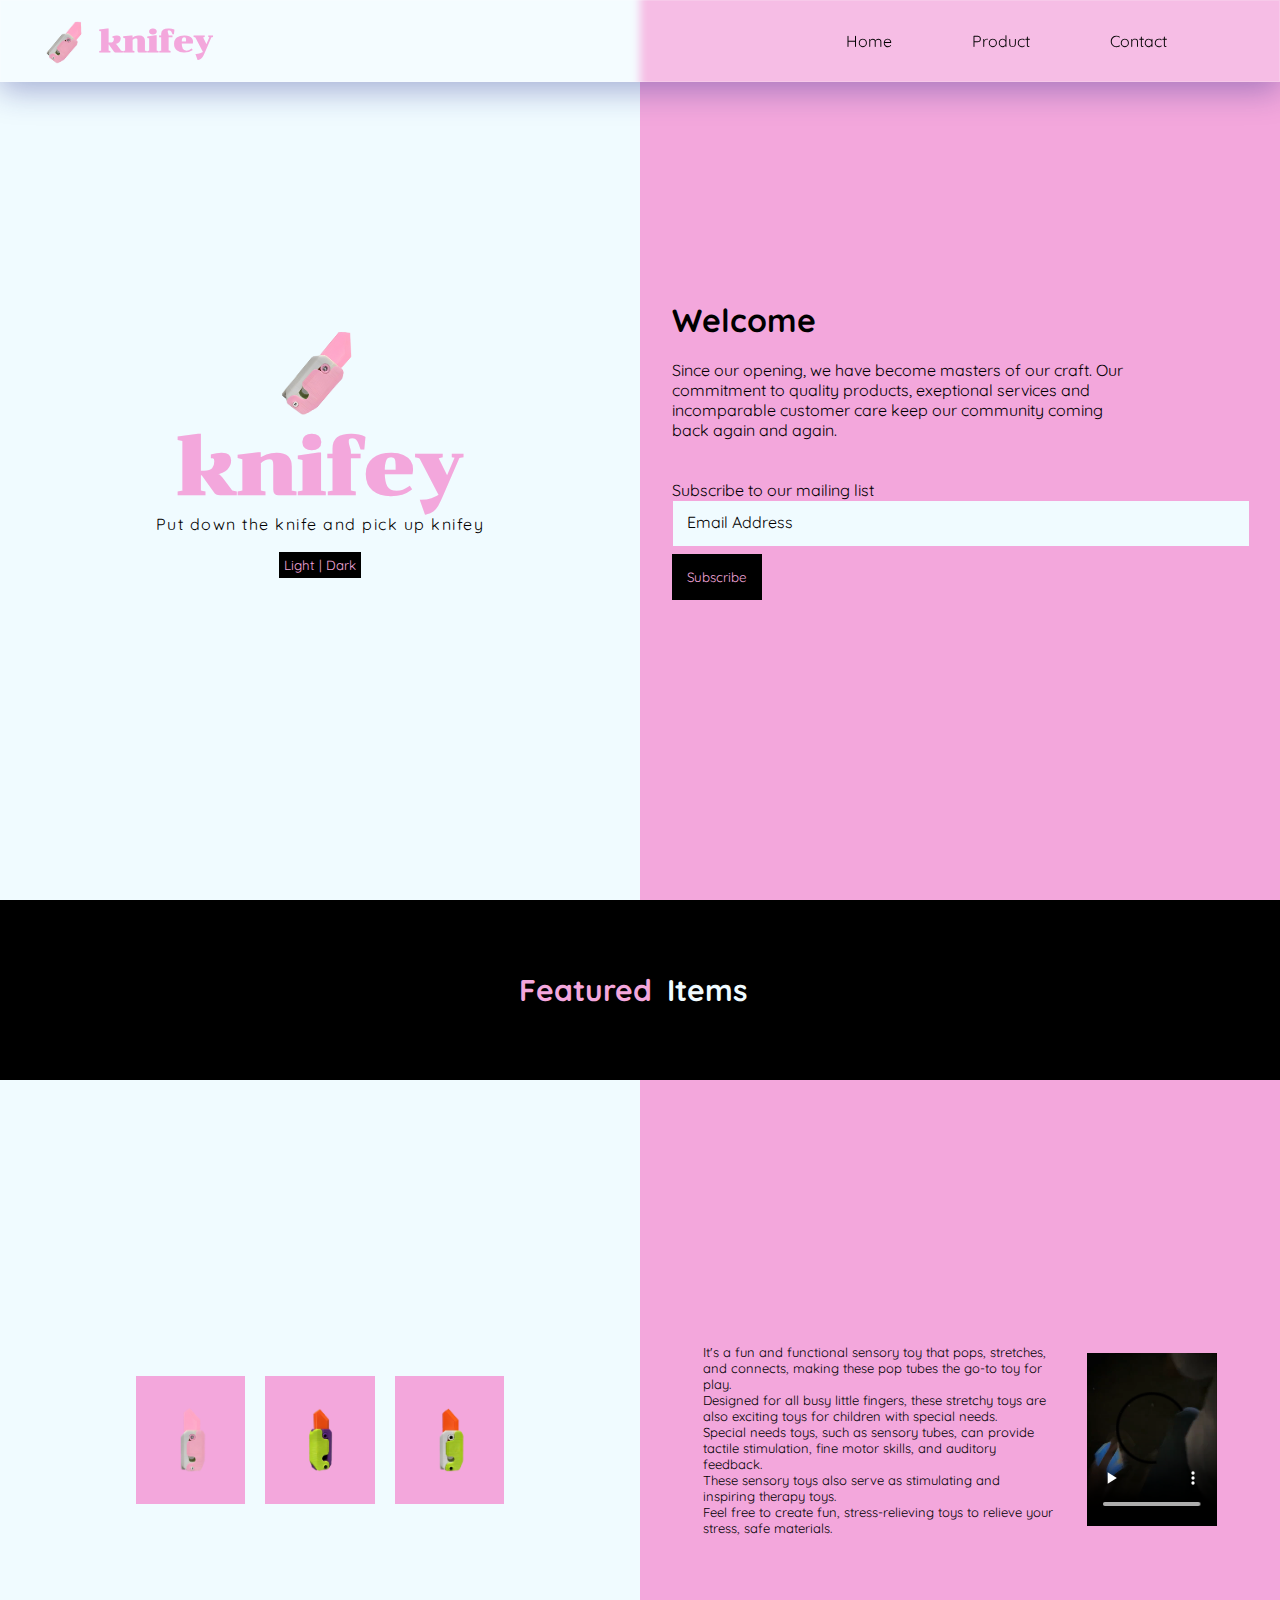
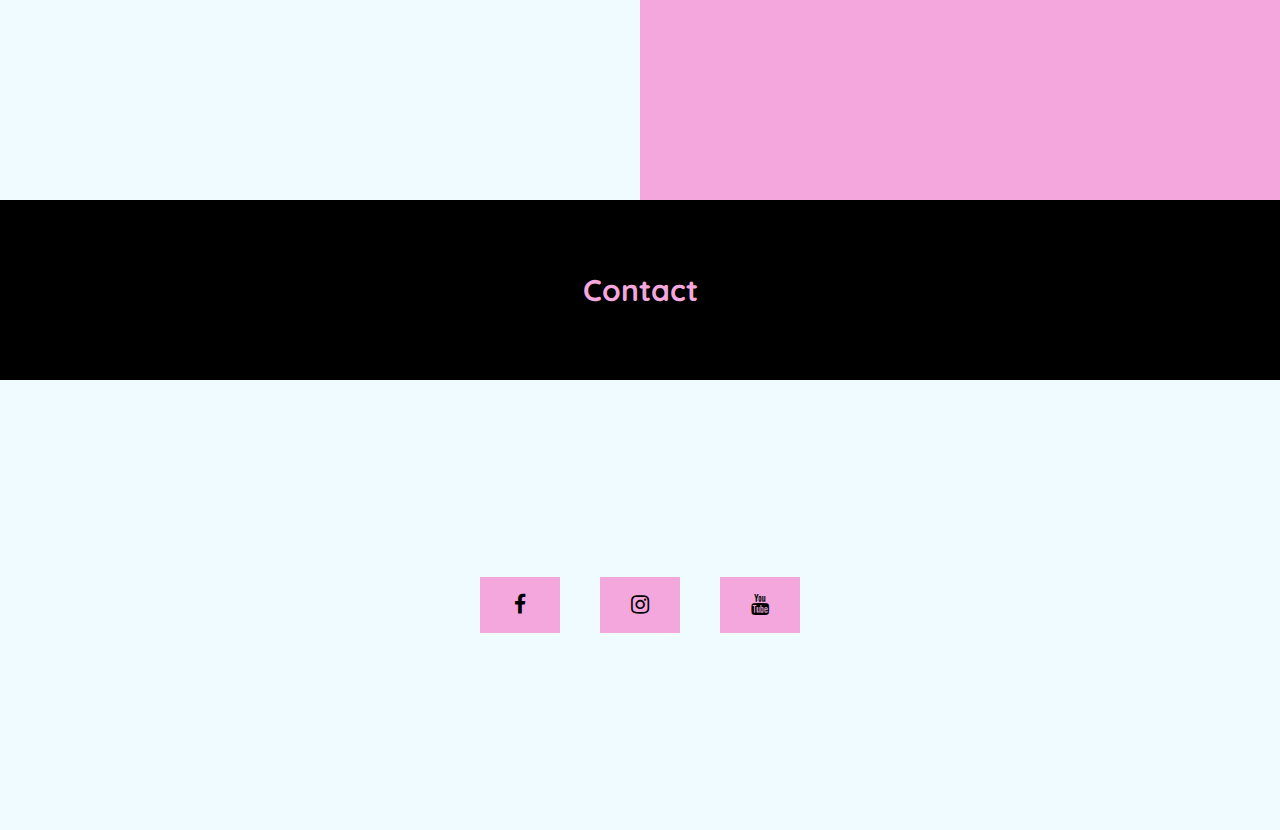
<file: index.html>
<!DOCTYPE html>
<html>

<head>
  <meta charset="utf-8">
  <meta name="viewport" content="width=device-width">
  <title>replit</title>
  <link href="style.css" rel="stylesheet" type="text/css" />
  <link href='https://fonts.googleapis.com/css?family=Quicksand' rel='stylesheet'>
  <link href='https://fonts.googleapis.com/css?family=Chonburi' rel='stylesheet'>
  <link rel="stylesheet" href="https://cdnjs.cloudflare.com/ajax/libs/font-awesome/4.7.0/css/font-awesome.min.css">
</head>

<body>
  <header id="header">
    <div id="image">
      <div id="title">
        <img id="header-img" alt="" src="pink.png">
        <h1><span> knifey</span></h1>
      </div>
    </div>
    <div class="nav-container">
      <nav id="nav-bar">
        <ul>
          <li>
            <a class="nav-link" href="#home-container">Home</a>
            <a class="nav-link" href="#featured-title">Product</a>
            <a class="nav-link" href="#contact-container">Contact</a>
          </li>
        </ul>
      </nav>
    </div>
    </div>
  </header>
  <div id="home-container">
    <div class="logo-box">
      <img id="logo" alt="" src="pink.png">
      <h1>knifey</h1>
      <span>Put down the knife and pick up knifey</span>
      <br>
      <button id="dark-mode-toggle">Light | Dark</button>
    </div>
    <div class="about-box">
      <h1>Welcome</h1>
      <br>
      <p>Since our opening, we have become masters of our craft. Our commitment to quality products, exeptional services
        and incomparable customer care keep our community coming back again and again.</p>
      <br>
      <br>
      <div class="user-details">
        <span class="title">Subscribe to our mailing list</span>
        <br>
        <form id="form" action="submit.html" target="_blank">
          <input type="email" id="email" name="email" placeholder="" required>
          <label for="email" id="email-label">Email Address</label>
          <button id="submit" type="submit">Subscribe</button>
        </form>
      </div>
    </div>
  </div>
  <section id="featured-title">
    <span>Featured </span><span style="color: #f0fbff; margin: 15px;">
      Items
    </span>
  </section>
  <div id="product-container">
    <div class="featured-box">
      <div class="product-box">
        <div class="product">
          <img id="product-1" alt="" src="pink.png">
          <img id="product-2" alt="" src="violet.png">
          <img id="product-3" alt="" src="white.png">
        </div>
      </div>
      <div class="video-container">
        <div class="video-description">
          <p>It's a fun and functional sensory toy that pops, stretches, and connects, making these pop tubes the
            go-to
            toy for play.<br>
            Designed for all busy little fingers, these stretchy toys are also exciting toys for children with special
            needs.<br>
            Special needs toys, such as sensory tubes, can provide tactile stimulation, fine motor skills, and
            auditory
            feedback.
            <br>
            These sensory toys also serve as stimulating and inspiring therapy toys.
            <br>
            Feel free to create fun, stress-relieving toys to relieve your stress, safe materials.
          </p>
        </div>
        <div id="video">
          <video width="130vmin" height="auto" controls>
            <source src="video.mp4" type=video/mp4>
          </video>
        </div>
      </div>
    </div>
  </div>
  <div id="contact-title"><span>Contact</span></div>
  <div id="contact-container">
    <!-- <div class="contact-address">
      <span>Knifey <br>
        0998, Brgy. San Isidro<br>
        San Pablo City, Laguna 4000</span>
    </div>
    <div class="contact-socmed">
      <span>Facebook <br>
        Instagram<br>
        Youtube</span>
    </div> -->
    <a href="#" class="fa fa-facebook fa-lg "></a>
    <a href="#" class="fa fa-instagram fa-lg"></a>
    <a href="#" class="fa fa-youtube fa-lg"></a>
  </div>

  <script src="script.js"></script>

</body>

</html>
</file>
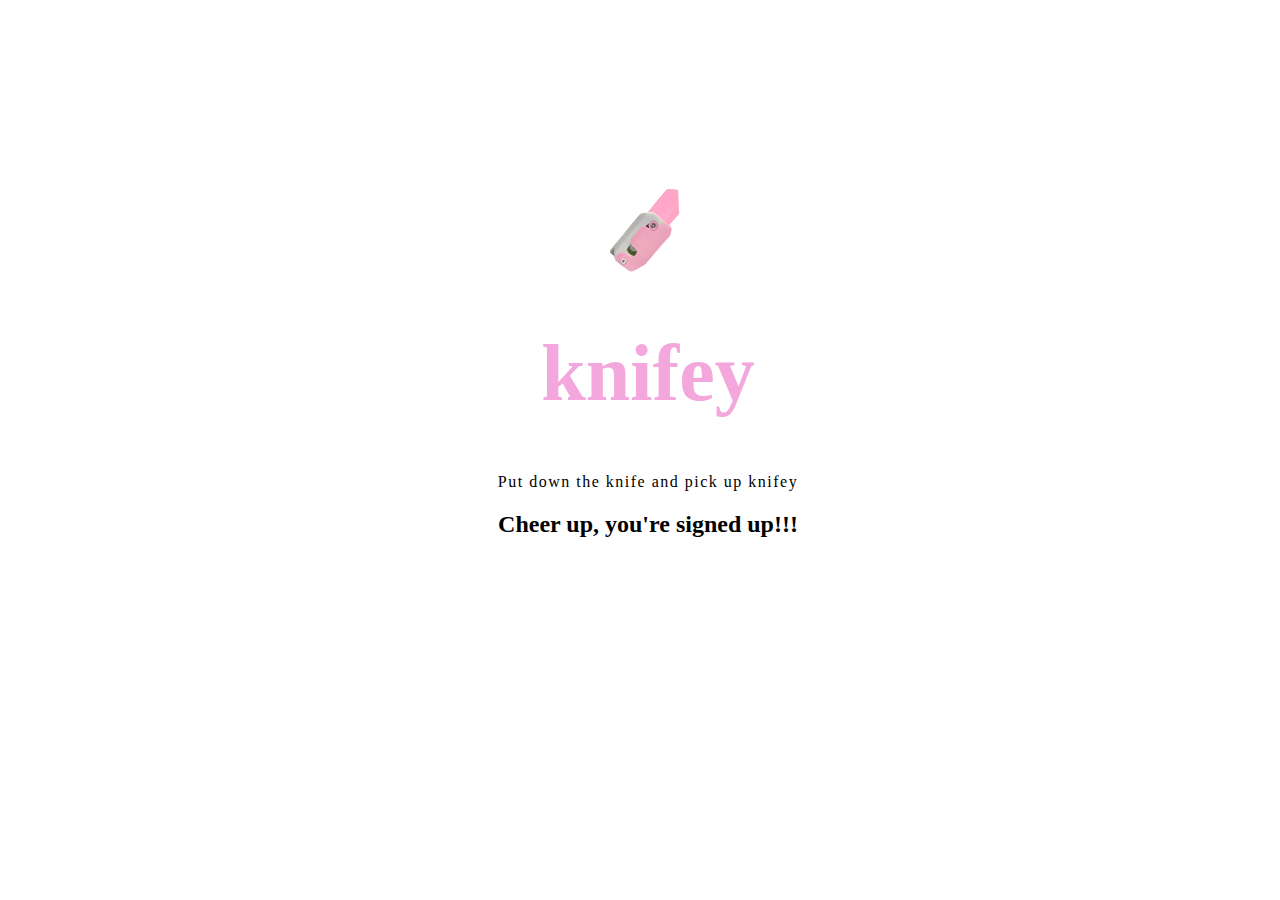
<file: submit.html>
<!DOCTYPE html>
<html lang="en">

<head>
  <meta charset="UTF-8">
  <meta http-equiv="X-UA-Compatible" content="IE=edge">
  <meta name="viewport" content="width=device-width, initial-scale=1.0">
  <link href="submit.css" rel="stylesheet" type="text/css" />
  <title>submit</title>
</head>

<body>
  <div class="logo-box">
    <img id="logo" alt="" src="pink.png">
    <h1>knifey</h1>
    <span>Put down the knife and pick up knifey</span>
    <h2>Cheer up, you're signed up!!!</h2>
  </div>
</body>

</html>
</file>
<file: style.css>
html {
  height: 100%;
  width: 100%;
  background-color: #f0fbff; }

/* css :corner-present */
*,
*::before,
*::after {
  box-sizing: border-box; }

/* width */
::-webkit-scrollbar {
  width: 10px; }

/* Track */
::-webkit-scrollbar-track {
  background: #f0fbff; }

/* Handle */
::-webkit-scrollbar-thumb {
  background: black; }

/* Handle on hover */
::-webkit-scrollbar-thumb:hover {
  background: #555; }

* {
  margin: 0;
  padding: 0;
  outline: transparent;
  border: transparent;
  text-decoration: none; }

a {
  text-decoration: none;
  color: black; }

/* Chrome, Safari, Edge, Opera */
/* input::-webkit-outer-spin-button,
input::-webkit-inner-spin-button {
  -webkit-appearance: none;
  margin: 0;
} */
/* Firefox */
/* input[type=number] {
  -moz-appearance: textfield;
} */
img,
picture,
svg,
video {
  display: block;
  max-width: 100%; }

body.dark-mode {
  background-color: #111;
  color: #fff; }

body.dark-mode .about-box {
  color: black; }

body.dark-mode .video-container {
  color: black; }

body.dark-mode .logo-box button {
  background-color: #f3A7dc;
  color: black; }

/* Update specific elements for dark mode */
body.dark-mode #header {
  background: rgba(0, 0, 0, 0.25);
  /* Add dark mode styles for other elements as needed */ }

body.dark-mode #contact-container {
  background-color: #111;
  /* Dark background color for the contact container */
  /* Add dark mode styles for the contact container contents as needed */ }

/* Example: Dark mode styles for social media icons */
body.dark-mode .fa {
  background: #f3A7dc;
  /* Darker background for social media icons */
  color: black;
  /* White color for the icons */ }

#featured-title, #contact-title, #contact-container, #home-container, .logo-box, .product {
  display: flex;
  justify-content: center;
  align-items: center; }

#submit, #featured-title, #contact-title {
  background-color: black;
  color: #f3A7dc;
  font-family: "Quicksand"; }

#header {
  position: fixed;
  background: rgba(255, 255, 255, 0.25);
  box-shadow: 0 8px 32px 0 rgba(31, 38, 135, 0.37);
  backdrop-filter: blur(4px);
  -webkit-backdrop-filter: blur(4px);
  border-radius: 0;
  border: 1px solid rgba(255, 255, 255, 0.18);
  display: flex;
  width: 100%;
  align-items: center;
  justify-content: space-between;
  padding: 1rem 2rem;
  z-index: 2; }

#nav-bar li {
  display: flex;
  list-style: none;
  justify-content: space-evenly;
  gap: 5rem; }

#image {
  display: flex; }

#image div {
  display: flex;
  justify-content: center;
  align-items: center;
  font-family: 'chonburi';
  color: #f3A7dc;
  margin-left: 1rem; }

#image div img {
  max-height: 3rem;
  max-width: auto;
  transform: rotate(40deg);
  margin-right: 1rem; }

#home-container {
  position: relative; }

#email-label {
  position: absolute;
  left: 15px;
  top: 2rem;
  transition: .3s ease; }

#email {
  margin: .5px; }

#email:focus ~ label {
  top: 1.5rem;
  font-size: 12px; }

#email:not(:placeholder-shown) ~ label {
  top: 1.5rem;
  font-size: 12px; }

#submit {
  padding: 15px 15px 15px;
  cursor: pointer;
  margin-top: .5rem; }

#submit:hover {
  opacity: 0.7; }

#featured-title, #contact-title {
  height: 20vh;
  font-size: clamp(8px, 20vw, 30px);
  font-weight: bold; }

#contact-container {
  height: 50vh;
  width: 100%;
  background-color: #f0fbff; }

#video {
  padding: 1rem; }

.nav-container {
  padding-right: 5rem; }

.nav-link {
  font-family: "Quicksand";
  cursor: pointer; }

.logo-box {
  flex-direction: column;
  height: 100vh;
  width: 50vw; }

.logo-box img {
  height: 6rem;
  width: auto;
  transform: rotate(40deg); }

.logo-box h1 {
  font-family: 'chonburi';
  color: #f3A7dc;
  font-size: clamp(3rem, 5rem, 8rem); }

.logo-box span {
  font-family: "Quicksand";
  letter-spacing: 1.5px; }

.logo-box button {
  cursor: pointer;
  padding: .3rem;
  background-color: black;
  color: #f3A7dc;
  font-family: "Quicksand"; }

.about-box {
  display: flex;
  flex-direction: column;
  justify-content: center;
  height: 100vh;
  width: 50vw;
  font-family: "Quicksand";
  background-color: #f3A7dc;
  padding: 2rem; }

.about-box > p {
  width: 80%; }

.user-details {
  position: relative; }

.user-details form input {
  width: 45vw;
  padding: 23px 15px 7px;
  transition: .3s ease;
  background-color: #f0fbff; }

.featured-box {
  display: flex;
  align-items: center;
  justify-content: space-between;
  height: 80vh;
  width: 100%; }

.product {
  height: 80vh;
  width: 50vw; }

.product img {
  height: 8rem;
  width: auto;
  background-color: #f3A7dc;
  padding: 2rem;
  margin: 10px; }

.product img:hover {
  height: 15rem;
  width: auto; }

.video-container {
  display: flex;
  justify-content: center;
  align-items: center;
  height: 80vh;
  width: 50vw;
  font-family: "Quicksand";
  background-color: #f3A7dc;
  padding-left: 0; }

.video-description {
  width: 60%;
  font-size: clamp(8px, 10vw, 13px);
  padding: 1rem; }

.fa {
  padding: 20px;
  width: 5rem;
  text-align: center;
  text-decoration: none;
  margin: 20px; }

.fa:hover {
  opacity: 0.7; }

.fa-facebook {
  background: #f3A7dc;
  color: black; }

.fa-instagram {
  background: #f3A7dc;
  color: black; }

.fa-youtube {
  background: #f3A7dc;
  color: black; }

@media only screen and (max-width: 768px) {
  .nav-container {
    padding-right: 0; }

  .user-details form input {
    margin-top: .5rem; }

  .product img {
    height: 6rem;
    padding: 1rem;
    margin: 8px; }

  .product img:hover {
    height: 10rem; }

  .video-description {
    width: 80%;
    font-size: clamp(6px, 10vw, 10px);
    padding: 1rem; } }
@media only screen and (max-width: 600px) {
  a {
    color: #f0fbff; }

  #header {
    background: black;
    opacity: 0.9;
    width: 100%;
    flex-direction: column; }

  #home-container {
    flex-direction: column; }

  #nav-bar {
    padding-top: 1rem; }

  #video {
    padding: .5rem; }

  .about-box {
    flex-direction: column;
    height: 100vh;
    width: 100vw;
    padding: 2rem; }

  .user-details form input {
    width: 80vw; }

  .product {
    flex-direction: column;
    height: 80vh;
    width: 50vw; }

  .video-description {
    width: 50%;
    padding: .5rem;
    font-size: 9px; } }
@media only screen and (max-width: 425px) {
  #featured-title, #contact-title {
    height: 10vh;
    font-size: 1rem;
    font-weight: bold; }

  #nav-bar {
    gap: 3rem; }

  .video-container {
    flex-direction: column; }

  .video-description {
    width: 100%;
    padding: .5rem; }

  .nav-container {
    padding-right: 0; }

  .user-details form input {
    width: 70vw;
    margin: 1rem; } }

/*# sourceMappingURL=style.css.map */
</file>
<file: submit.css>
.logo-box{
  display: flex;
  justify-content: center;
  align-items: center;
  flex-direction: column;
  height: 80vh;
  width: 100vw; 
}
.logo-box img {
  height: 6rem;
  width: auto;
  transform: rotate(40deg); }

.logo-box h1 {
  font-family: 'chonburi';
  color: #f3A7dc;
  font-size: 5rem; }

.logo-box span {
  font-family: "Quicksand";
  letter-spacing: 1.5px; }
</file>
